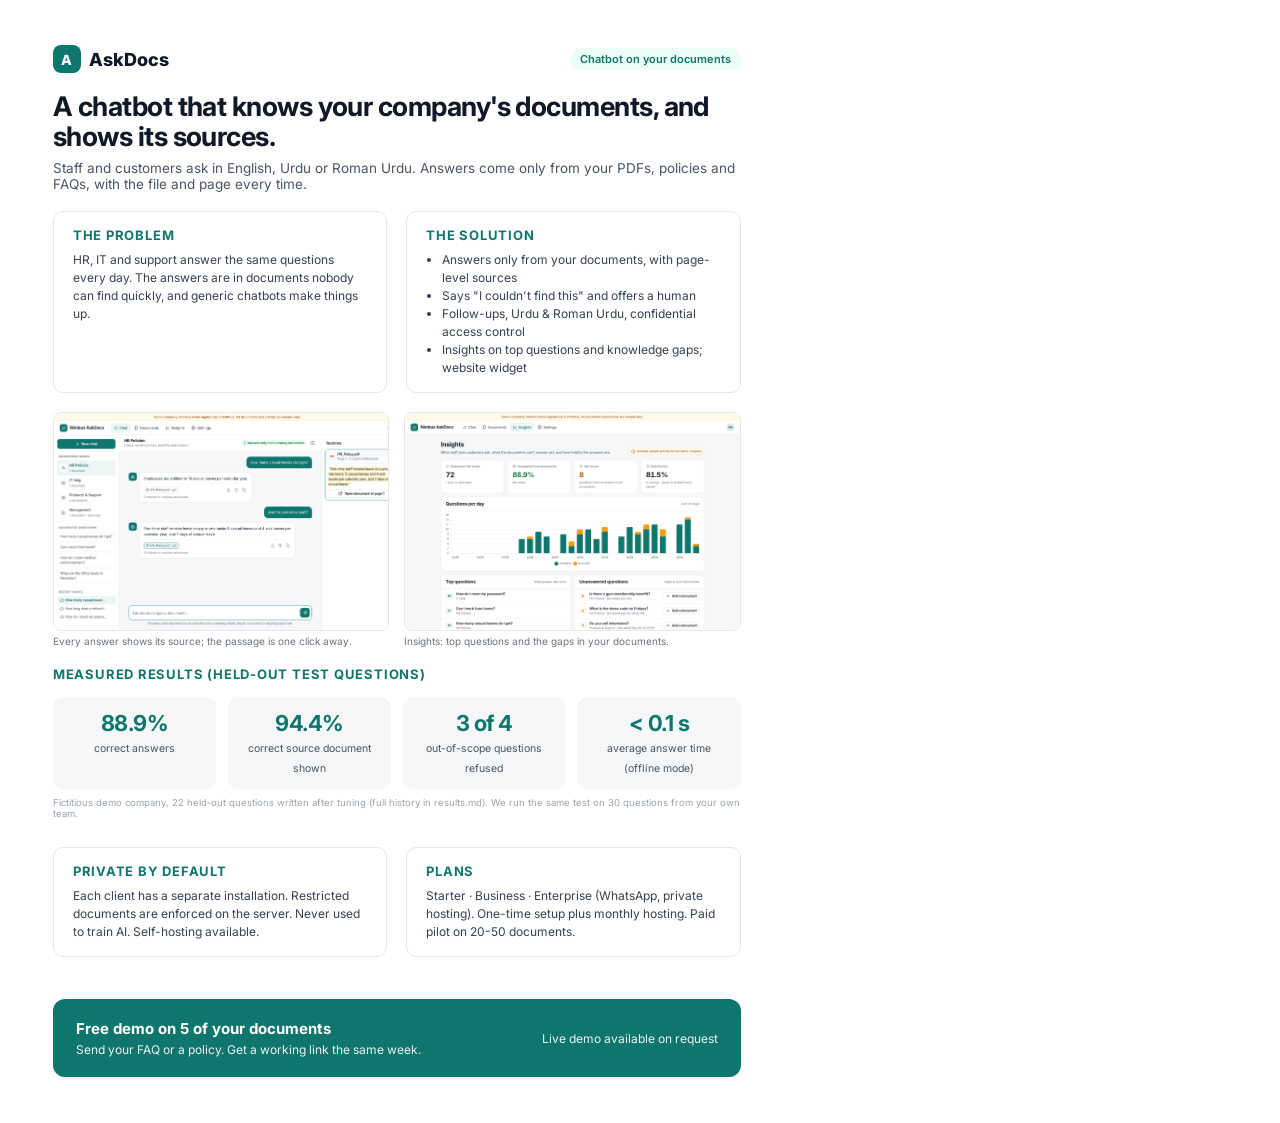
<file: docs/one-pager.html>
<!doctype html>
<html lang="en">
<head>
<meta charset="utf-8">
<title>AskDocs: one-pager</title>
<link href="https://fonts.googleapis.com/css2?family=Inter:wght@400;500;600;700;800&display=swap" rel="stylesheet">
<style>
  @page { size: A4; margin: 0; }
  * { box-sizing: border-box; }
  body { margin: 0; font-family: Inter, Arial, sans-serif; color: #111827; -webkit-print-color-adjust: exact; print-color-adjust: exact; }
  .page { width: 210mm; height: 297mm; padding: 12mm 14mm; display: flex; flex-direction: column; gap: 5mm; overflow: hidden; }
  .top { display: flex; justify-content: space-between; align-items: center; }
  .brand { display: flex; align-items: center; gap: 8px; font-weight: 800; font-size: 18px; }
  .mark { width: 28px; height: 28px; border-radius: 8px; background: #0f766e; color: #fff; display: grid; place-items: center; font-size: 14px; }
  .tag { font-size: 11px; color: #0f766e; background: #ecfdf5; padding: 4px 10px; border-radius: 99px; font-weight: 600; }
  h1 { font-size: 27px; line-height: 1.12; margin: 0; letter-spacing: -0.02em; }
  .lead { font-size: 13.5px; color: #4b5563; margin: 2mm 0 0; }
  .cols { display: grid; grid-template-columns: 1fr 1fr; gap: 5mm; }
  .box { border: 1px solid #e5e7eb; border-radius: 10px; padding: 4mm 5mm; }
  .box h2 { font-size: 13px; text-transform: uppercase; letter-spacing: .06em; color: #0f766e; margin: 0 0 2mm; }
  .box p, .box li { font-size: 12px; color: #374151; line-height: 1.5; margin: 0; }
  .box ul { margin: 0; padding-left: 16px; }
  .shots { display: grid; grid-template-columns: 1fr 1fr; gap: 4mm; }
  .shots img { width: 100%; height: 58mm; object-fit: cover; object-position: top left; border: 1px solid #e5e7eb; border-radius: 8px; display: block; }
  .cap { font-size: 10px; color: #6b7280; margin-top: 1mm; }
  .nums { display: grid; grid-template-columns: repeat(4, 1fr); gap: 3mm; }
  .num { background: #f6f7f9; border-radius: 10px; padding: 3.5mm; text-align: center; }
  .num b { display: block; font-size: 22px; color: #0f766e; letter-spacing: -0.02em; }
  .num span { font-size: 10.5px; color: #4b5563; }
  .foot { margin-top: auto; background: #0f766e; color: #fff; border-radius: 12px; padding: 5mm 6mm; display: flex; justify-content: space-between; align-items: center; }
  .foot b { font-size: 15px; } .foot span { font-size: 12px; opacity: .92; }
  .note { font-size: 9.5px; color: #9ca3af; }
</style>
</head>
<body>
<div class="page">
  <div class="top"><div class="brand"><span class="mark">A</span>AskDocs</div><span class="tag">Chatbot on your documents</span></div>
  <div>
    <h1>A chatbot that knows your company's documents, and shows its sources.</h1>
    <p class="lead">Staff and customers ask in English, Urdu or Roman Urdu. Answers come only from your PDFs, policies and FAQs, with the file and page every time.</p>
  </div>
  <div class="cols">
    <div class="box"><h2>The problem</h2><p>HR, IT and support answer the same questions every day. The answers are in documents nobody can find quickly, and generic chatbots make things up.</p></div>
    <div class="box"><h2>The solution</h2><ul><li>Answers only from your documents, with page-level sources</li><li>Says "I couldn't find this" and offers a human</li><li>Follow-ups, Urdu &amp; Roman Urdu, confidential access control</li><li>Insights on top questions and knowledge gaps; website widget</li></ul></div>
  </div>
  <div class="shots">
    <div><img src="screenshots/chat.png" alt=""><div class="cap">Every answer shows its source; the passage is one click away.</div></div>
    <div><img src="screenshots/insights.png" alt=""><div class="cap">Insights: top questions and the gaps in your documents.</div></div>
  </div>
  <div>
    <div class="box" style="border:0;padding:0 0 2mm"><h2>Measured results (held-out test questions)</h2></div>
    <div class="nums">
      <div class="num"><b>88.9%</b><span>correct answers</span></div>
      <div class="num"><b>94.4%</b><span>correct source document shown</span></div>
      <div class="num"><b>3 of 4</b><span>out-of-scope questions refused</span></div>
      <div class="num"><b>&lt; 0.1 s</b><span>average answer time (offline mode)</span></div>
    </div>
    <p class="note" style="margin-top:2mm">Fictitious demo company, 22 held-out questions written after tuning (full history in results.md). We run the same test on 30 questions from your own team.</p>
  </div>
  <div class="cols">
    <div class="box"><h2>Private by default</h2><p>Each client has a separate installation. Restricted documents are enforced on the server. Never used to train AI. Self-hosting available.</p></div>
    <div class="box"><h2>Plans</h2><p>Starter · Business · Enterprise (WhatsApp, private hosting). One-time setup plus monthly hosting. Paid pilot on 20-50 documents.</p></div>
  </div>
  <div class="foot"><div><b>Free demo on 5 of your documents</b><br><span>Send your FAQ or a policy. Get a working link the same week.</span></div><span id="contact">Live demo available on request</span></div>
</div>
</body>
</html>
</file>
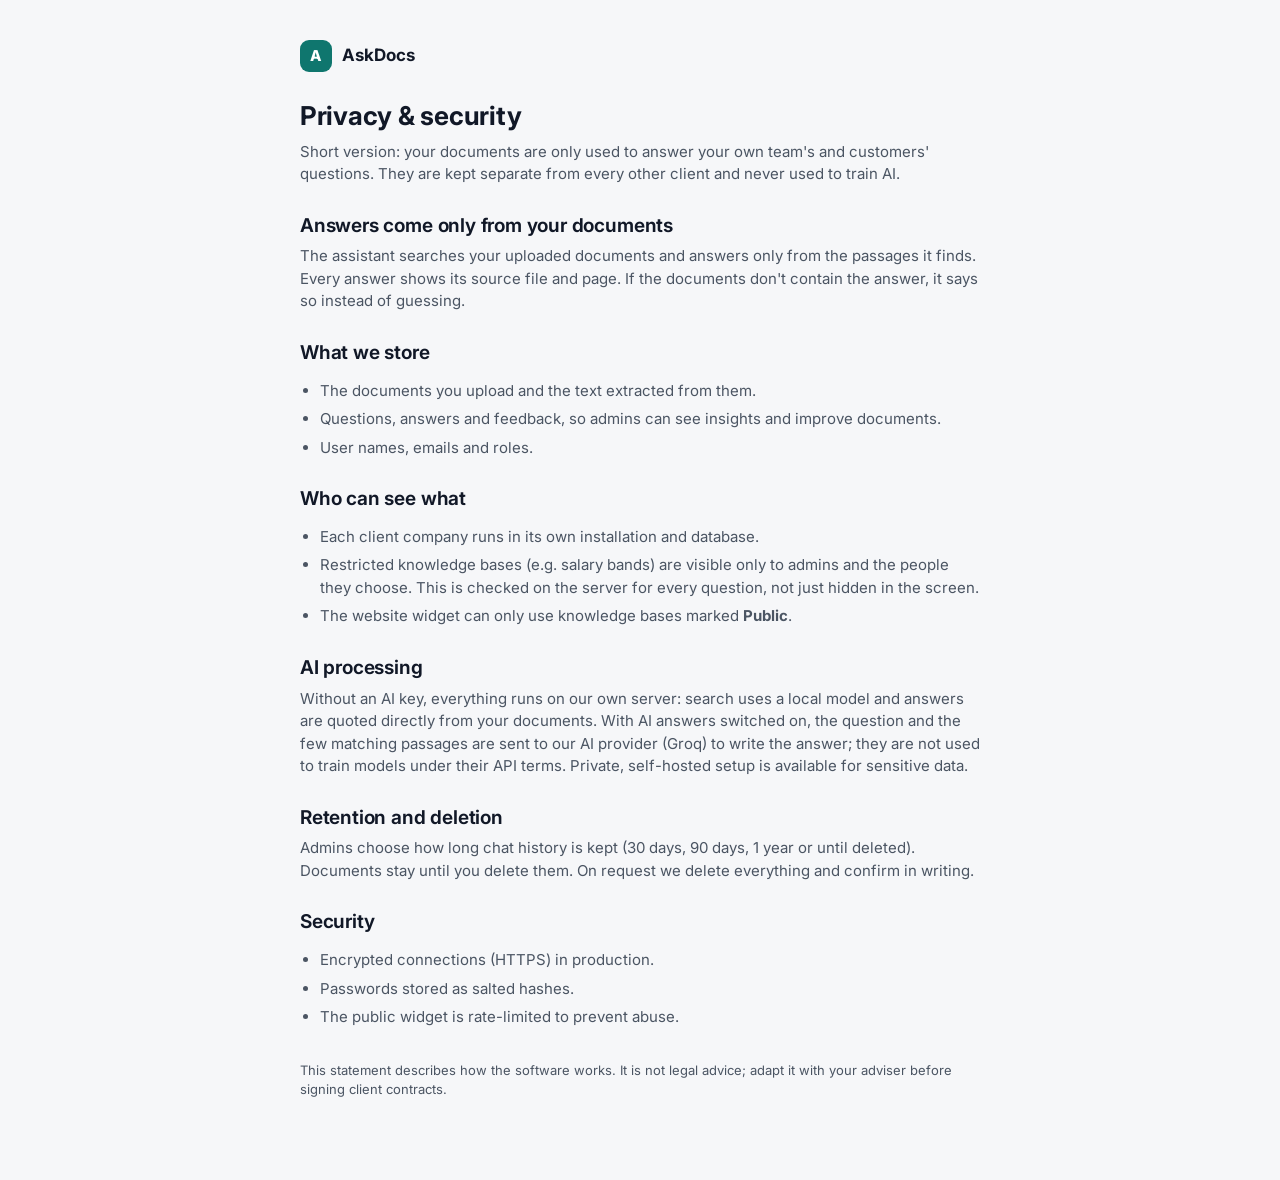
<file: static/privacy.html>
<!doctype html>
<html lang="en">
<head>
  <meta charset="utf-8">
  <meta name="viewport" content="width=device-width, initial-scale=1">
  <title>Privacy &amp; Security · AskDocs</title>
  <link rel="icon" href="/static/img/favicon.svg" type="image/svg+xml">
  <link href="https://fonts.googleapis.com/css2?family=Inter:wght@400;600;700&display=swap" rel="stylesheet">
  <link rel="stylesheet" href="/static/css/ui.css">
  <style>:root{--accent:#0f766e}.doc{max-width:720px;margin:0 auto;padding:40px 20px 80px}.doc h2{margin:28px 0 8px}.doc p,.doc li{color:var(--text-2)}.doc ul{padding-left:20px;display:grid;gap:6px}</style>
</head>
<body><div class="doc">
  <a class="brand" href="/"><span class="brand-mark">A</span><span>AskDocs</span></a>
  <h1 style="margin-top:28px">Privacy &amp; security</h1>
  <p style="margin-top:8px">Short version: your documents are only used to answer your own team's and customers' questions. They are kept separate from every other client and never used to train AI.</p>
  <h2>Answers come only from your documents</h2>
  <p>The assistant searches your uploaded documents and answers only from the passages it finds. Every answer shows its source file and page. If the documents don't contain the answer, it says so instead of guessing.</p>
  <h2>What we store</h2>
  <ul><li>The documents you upload and the text extracted from them.</li><li>Questions, answers and feedback, so admins can see insights and improve documents.</li><li>User names, emails and roles.</li></ul>
  <h2>Who can see what</h2>
  <ul><li>Each client company runs in its own installation and database.</li><li>Restricted knowledge bases (e.g. salary bands) are visible only to admins and the people they choose. This is checked on the server for every question, not just hidden in the screen.</li>
    <li>The website widget can only use knowledge bases marked <b>Public</b>.</li></ul>
  <h2>AI processing</h2>
  <p>Without an AI key, everything runs on our own server: search uses a local model and answers are quoted directly from your documents. With AI answers switched on, the question and the few matching passages are sent to our AI provider (Groq) to write the answer; they are not used to train models under their API terms. Private, self-hosted setup is available for sensitive data.</p>
  <h2>Retention and deletion</h2>
  <p>Admins choose how long chat history is kept (30 days, 90 days, 1 year or until deleted). Documents stay until you delete them. On request we delete everything and confirm in writing.</p>
  <h2>Security</h2>
  <ul><li>Encrypted connections (HTTPS) in production.</li><li>Passwords stored as salted hashes.</li><li>The public widget is rate-limited to prevent abuse.</li></ul>
  <p class="small muted" style="margin-top:32px">This statement describes how the software works. It is not legal advice; adapt it with your adviser before signing client contracts.</p>
</div></body>
</html>
</file>
<file: static/css/ui.css>
/* Shared UI kit: clean, calm, professional. One accent colour (set --accent), status colours only for meaning. */
:root {
  --accent: #1d4ed8;
  --accent-600: color-mix(in srgb, var(--accent) 88%, black);
  --accent-50: color-mix(in srgb, var(--accent) 7%, white);
  --accent-100: color-mix(in srgb, var(--accent) 14%, white);
  --bg: #f6f7f9;
  --surface: #ffffff;
  --surface-2: #f9fafb;
  --border: #e5e7eb;
  --border-strong: #d1d5db;
  --text: #111827;
  --text-2: #4b5563;
  --text-3: #6b7280;
  --ok: #15803d;
  --ok-bg: #ecfdf3;
  --warn: #b45309;
  --warn-bg: #fff7ed;
  --err: #b91c1c;
  --err-bg: #fef2f2;
  --info-bg: #eff6ff;
  --radius: 12px;
  --radius-sm: 8px;
  --shadow-sm: 0 1px 2px rgba(16, 24, 40, .06);
  --shadow: 0 1px 3px rgba(16, 24, 40, .08), 0 4px 16px rgba(16, 24, 40, .06);
  --shadow-lg: 0 12px 40px rgba(16, 24, 40, .16);
  --font: "Inter", system-ui, -apple-system, "Segoe UI", Roboto, "Noto Sans", Arial, sans-serif;
  --font-ur: "Noto Nastaliq Urdu", "Noto Naskh Arabic", var(--font);
  --topbar-h: 60px;
}
* { box-sizing: border-box; }
html, body { margin: 0; padding: 0; }
body {
  font-family: var(--font); font-size: 15px; line-height: 1.5; color: var(--text); background: var(--bg);
  -webkit-font-smoothing: antialiased; text-rendering: optimizeLegibility;
}
body.lang-ur .i18n { font-family: var(--font-ur); }
#app { overflow-x: clip; }
a { color: var(--accent); text-decoration: none; }
a:hover { text-decoration: underline; }
h1, h2, h3, h4 { margin: 0; line-height: 1.25; letter-spacing: -0.01em; }
h1 { font-size: 26px; font-weight: 700; }
h2 { font-size: 19px; font-weight: 650; }
h3 { font-size: 16px; font-weight: 600; }
p { margin: 0; }
button, input, select, textarea { font: inherit; color: inherit; }
img { max-width: 100%; }
svg[aria-hidden] { width: 18px; height: 18px; flex: none; vertical-align: middle; }
.stat .label svg { width: 15px; height: 15px; }
.muted { color: var(--text-3); }
.small { font-size: 13px; }
.tiny { font-size: 12px; }
.num { font-variant-numeric: tabular-nums; }
.right { text-align: right; }
.nowrap { white-space: nowrap; }
.hidden { display: none !important; }
.row { display: flex; align-items: center; gap: 12px; }
.row.wrap { flex-wrap: wrap; }
.row.between { justify-content: space-between; }
.stack { display: flex; flex-direction: column; gap: 12px; }
.grow { flex: 1; min-width: 0; }
.sr-only { position: absolute; width: 1px; height: 1px; overflow: hidden; clip: rect(0 0 0 0); }

/* ---------- layout ---------- */
.topbar {
  position: sticky; top: 0; z-index: 40; height: var(--topbar-h); background: var(--surface);
  border-bottom: 1px solid var(--border); display: flex; align-items: center; gap: 28px; padding: 0 24px;
}
.brand { display: flex; align-items: center; gap: 10px; font-weight: 700; font-size: 17px; color: var(--text); white-space: nowrap; }
.brand:hover { text-decoration: none; }
.brand-mark {
  width: 32px; height: 32px; border-radius: 9px; background: var(--accent); color: #fff; display: grid; place-items: center;
  font-weight: 800; font-size: 15px; flex: none;
}
.brand img { height: 32px; width: auto; max-width: 140px; object-fit: contain; }
.nav { display: flex; gap: 4px; flex: 1; }
.nav a {
  color: var(--text-2); padding: 8px 12px; border-radius: 8px; font-weight: 500; font-size: 14.5px; display: flex; align-items: center; gap: 7px;
}
.nav a:hover { background: var(--surface-2); color: var(--text); text-decoration: none; }
.nav a.active { color: var(--accent); background: var(--accent-50); }
.nav a svg { width: 17px; height: 17px; }
.profile { position: relative; }
.avatar {
  width: 34px; height: 34px; border-radius: 50%; background: var(--accent-100); color: var(--accent-600);
  display: grid; place-items: center; font-weight: 700; font-size: 13px; border: 0; cursor: pointer;
}
.menu {
  position: absolute; right: 0; top: 44px; background: var(--surface); border: 1px solid var(--border); border-radius: 10px;
  box-shadow: var(--shadow-lg); min-width: 220px; padding: 6px; z-index: 50;
}
.menu .menu-head { padding: 8px 10px 10px; border-bottom: 1px solid var(--border); margin-bottom: 6px; }
.menu button, .menu a {
  display: flex; width: 100%; gap: 8px; align-items: center; padding: 8px 10px; border: 0; background: none; border-radius: 6px;
  cursor: pointer; color: var(--text); font-size: 14px; text-align: left;
}
.menu button:hover, .menu a:hover { background: var(--surface-2); text-decoration: none; }
.page { max-width: 1180px; margin: 0 auto; padding: 28px 24px 64px; }
.page.wide { max-width: 1440px; }
.page-head { display: flex; align-items: flex-end; justify-content: space-between; gap: 16px; margin-bottom: 20px; flex-wrap: wrap; }
.page-head p { color: var(--text-2); margin-top: 6px; }
.demo-banner {
  height: 32px; line-height: 20px; overflow: hidden; white-space: nowrap; text-overflow: ellipsis;
  background: #fffbeb; border-bottom: 1px solid #fde68a; color: #92400e; font-size: 13px; text-align: center; padding: 6px 12px;
}

/* ---------- cards ---------- */
.card { background: var(--surface); border: 1px solid var(--border); border-radius: var(--radius); box-shadow: var(--shadow-sm); }
.card-pad { padding: 20px; }
.card-head { padding: 16px 20px; border-bottom: 1px solid var(--border); display: flex; align-items: center; justify-content: space-between; gap: 12px; }
.card-body { padding: 20px; }
.grid { display: grid; gap: 16px; }
.grid-2 { grid-template-columns: repeat(2, minmax(0, 1fr)); }
.grid-3 { grid-template-columns: repeat(3, minmax(0, 1fr)); }
.grid-4 { grid-template-columns: repeat(4, minmax(0, 1fr)); }
.stat { padding: 18px 20px; }
.stat .label { color: var(--text-3); font-size: 13px; font-weight: 500; display: flex; align-items: center; gap: 6px; }
.stat .value { font-size: 30px; font-weight: 700; letter-spacing: -0.02em; margin-top: 4px; font-variant-numeric: tabular-nums; }
.stat .sub { color: var(--text-3); font-size: 12.5px; margin-top: 2px; }
.stat.attention .value { color: var(--warn); }
.stat.good .value { color: var(--ok); }

/* ---------- buttons ---------- */
.btn {
  display: inline-flex; align-items: center; justify-content: center; gap: 8px; height: 40px; padding: 0 16px; border-radius: 9px;
  border: 1px solid var(--border-strong); background: var(--surface); color: var(--text); font-weight: 600; font-size: 14.5px;
  cursor: pointer; white-space: nowrap; transition: background .12s, border-color .12s, box-shadow .12s; text-decoration: none !important;
}
.btn:hover { background: var(--surface-2); }
.btn:focus-visible, .chip:focus-visible, input:focus-visible, select:focus-visible, textarea:focus-visible {
  outline: 3px solid var(--accent-100); outline-offset: 1px;
}
.btn svg { width: 17px; height: 17px; flex: none; }
.btn-primary { background: var(--accent); border-color: var(--accent); color: #fff; box-shadow: 0 1px 2px rgba(0,0,0,.08); }
.btn-primary:hover { background: var(--accent-600); border-color: var(--accent-600); }
.btn-ghost { border-color: transparent; background: transparent; color: var(--text-2); }
.btn-ghost:hover { background: var(--surface-2); color: var(--text); }
.btn-danger { color: var(--err); }
.btn-danger:hover { background: var(--err-bg); border-color: #fecaca; }
.btn-sm { height: 32px; padding: 0 11px; font-size: 13.5px; border-radius: 7px; }
.btn-lg { height: 48px; padding: 0 22px; font-size: 15.5px; border-radius: 11px; }
.btn-block { width: 100%; }
.btn[disabled] { opacity: .55; cursor: not-allowed; }
.icon-btn { width: 36px; padding: 0; }
.icon-btn.btn-sm { width: 32px; }
kbd {
  font-family: ui-monospace, monospace; font-size: 11px; border: 1px solid var(--border-strong); border-bottom-width: 2px;
  border-radius: 4px; padding: 0 5px; background: var(--surface); color: var(--text-2);
}
.btn-primary kbd { background: rgba(255,255,255,.15); border-color: rgba(255,255,255,.35); color: #fff; }

/* ---------- forms ---------- */
label.field { display: flex; flex-direction: column; gap: 6px; font-size: 13.5px; font-weight: 550; color: var(--text-2); }
.input, select.input, textarea.input {
  height: 40px; padding: 0 12px; border: 1px solid var(--border-strong); border-radius: 9px; background: var(--surface);
  font-size: 14.5px; color: var(--text); width: 100%; transition: border-color .12s, box-shadow .12s;
}
textarea.input { height: auto; padding: 10px 12px; min-height: 90px; resize: vertical; }
.input:focus { border-color: var(--accent); box-shadow: 0 0 0 3px var(--accent-100); outline: none; }
.input::placeholder { color: #9ca3af; }
.input-icon { position: relative; }
.input-icon svg { position: absolute; left: 11px; top: 50%; transform: translateY(-50%); width: 17px; height: 17px; color: var(--text-3); }
.input-icon .input { padding-left: 36px; }
.chips { display: flex; flex-wrap: wrap; gap: 8px; }
.chip {
  border: 1px solid var(--border-strong); background: var(--surface); padding: 7px 14px; border-radius: 999px; cursor: pointer;
  font-size: 14px; font-weight: 500; color: var(--text-2); display: inline-flex; align-items: center; gap: 6px;
}
.chip:hover { border-color: var(--accent); color: var(--text); }
.chip.active { background: var(--accent-50); border-color: var(--accent); color: var(--accent-600); font-weight: 600; }
.switch { position: relative; width: 40px; height: 23px; flex: none; }
.switch input { opacity: 0; width: 0; height: 0; }
.switch span { position: absolute; inset: 0; background: #d1d5db; border-radius: 999px; transition: .15s; cursor: pointer; }
.switch span::before { content: ""; position: absolute; width: 17px; height: 17px; left: 3px; top: 3px; background: #fff; border-radius: 50%; transition: .15s; box-shadow: 0 1px 2px rgba(0,0,0,.2); }
.switch input:checked + span { background: var(--accent); }
.switch input:checked + span::before { transform: translateX(17px); }
.radio-card {
  display: flex; gap: 12px; padding: 14px 16px; border: 1px solid var(--border-strong); border-radius: 10px; cursor: pointer; align-items: flex-start;
}
.radio-card:has(input:checked) { border-color: var(--accent); background: var(--accent-50); }
.radio-card input { margin-top: 3px; accent-color: var(--accent); }

/* ---------- badges ---------- */
.badge {
  display: inline-flex; align-items: center; gap: 5px; padding: 2px 9px; border-radius: 999px; font-size: 12.5px; font-weight: 600;
  background: #f3f4f6; color: var(--text-2); white-space: nowrap;
}
.badge::before { content: ""; width: 6px; height: 6px; border-radius: 50%; background: currentColor; opacity: .85; }
.badge.plain::before { display: none; }
.badge.ok { background: var(--ok-bg); color: var(--ok); }
.badge.warn { background: var(--warn-bg); color: var(--warn); }
.badge.err { background: var(--err-bg); color: var(--err); }
.badge.info { background: var(--accent-50); color: var(--accent-600); }
.badge.neutral { background: #f3f4f6; color: var(--text-3); }
.badge.pulse::before { animation: pulse 1.1s infinite; }
@keyframes pulse { 50% { opacity: .25; } }

/* ---------- tables ---------- */
.table-wrap { overflow-x: auto; }
table.table { width: 100%; border-collapse: collapse; font-size: 14px; }
.table th {
  text-align: left; font-weight: 600; color: var(--text-3); font-size: 12.5px; text-transform: uppercase; letter-spacing: .04em;
  padding: 10px 14px; border-bottom: 1px solid var(--border); background: var(--surface-2); position: sticky; top: 0; white-space: nowrap;
}
.table td { padding: 12px 14px; border-bottom: 1px solid var(--border); vertical-align: middle; }
.table tbody tr:last-child td { border-bottom: 0; }
.table tr.clickable { cursor: pointer; }
.table tr.clickable:hover td { background: var(--surface-2); }
.table.zebra tbody tr:nth-child(even) td { background: #fbfbfc; }

/* ---------- alerts / tips ---------- */
.alert { display: flex; gap: 10px; align-items: flex-start; padding: 11px 14px; border-radius: 10px; font-size: 14px; border: 1px solid; }
.alert svg { width: 18px; height: 18px; flex: none; margin-top: 1px; }
.alert.warn { background: var(--warn-bg); border-color: #fed7aa; color: #9a3412; }
.alert.err { background: var(--err-bg); border-color: #fecaca; color: #991b1b; }
.alert.ok { background: var(--ok-bg); border-color: #bbf7d0; color: #166534; }
.alert.info { background: var(--accent-50); border-color: var(--accent-100); color: var(--accent-600); }
.tip { display: flex; gap: 8px; align-items: center; color: var(--text-3); font-size: 13px; }
.tip svg { width: 15px; height: 15px; color: var(--accent); flex: none; }

/* ---------- progress / skeleton ---------- */
.progress { height: 10px; background: #eef0f3; border-radius: 999px; overflow: hidden; }
.progress > div { height: 100%; background: var(--accent); border-radius: 999px; transition: width .4s ease; }
.progress.ok > div { background: var(--ok); }
.skeleton { background: linear-gradient(90deg, #eef0f3 25%, #f6f7f9 37%, #eef0f3 63%); background-size: 400% 100%; animation: shimmer 1.3s infinite; border-radius: 8px; }
@keyframes shimmer { 0% { background-position: 100% 50%; } 100% { background-position: 0 50%; } }
.spinner { width: 18px; height: 18px; border: 2.5px solid var(--accent-100); border-top-color: var(--accent); border-radius: 50%; animation: spin .8s linear infinite; flex: none; }
@keyframes spin { to { transform: rotate(360deg); } }

/* ---------- empty state ---------- */
.empty { text-align: center; padding: 48px 20px; color: var(--text-2); }
.empty .empty-icon { width: 52px; height: 52px; border-radius: 14px; background: var(--accent-50); color: var(--accent); display: grid; place-items: center; margin: 0 auto 14px; }
.empty .empty-icon svg { width: 26px; height: 26px; }
.empty h3 { color: var(--text); margin-bottom: 6px; }
.empty p { max-width: 420px; margin: 0 auto 16px; }

/* ---------- toast / modal ---------- */
.toasts { position: fixed; bottom: 20px; right: 20px; z-index: 100; display: flex; flex-direction: column; gap: 10px; }
.toast {
  background: #111827; color: #fff; padding: 12px 16px; border-radius: 10px; box-shadow: var(--shadow-lg); font-size: 14px;
  display: flex; gap: 10px; align-items: center; max-width: 380px; animation: toastIn .2s ease;
}
.toast svg { width: 18px; height: 18px; flex: none; }
.toast.ok svg { color: #4ade80; } .toast.err svg { color: #f87171; } .toast.warn svg { color: #fbbf24; }
@keyframes toastIn { from { transform: translateY(10px); opacity: 0; } }
.modal-bg { position: fixed; inset: 0; background: rgba(17, 24, 39, .45); z-index: 90; display: grid; place-items: center; padding: 16px; animation: fade .15s; }
.modal { background: var(--surface); border-radius: 14px; box-shadow: var(--shadow-lg); width: 100%; max-width: 460px; max-height: 90vh; overflow: auto; }
.modal-head { padding: 18px 20px 0; }
.modal-body { padding: 14px 20px; }
.modal-foot { padding: 12px 20px 18px; display: flex; justify-content: flex-end; gap: 10px; }
@keyframes fade { from { opacity: 0; } }

/* ---------- tabs ---------- */
.tabs { display: flex; gap: 4px; border-bottom: 1px solid var(--border); margin-bottom: 20px; overflow-x: auto; }
.tabs button {
  border: 0; background: none; padding: 10px 14px; font-weight: 550; color: var(--text-3); cursor: pointer; border-bottom: 2px solid transparent;
  margin-bottom: -1px; white-space: nowrap; font-size: 14.5px;
}
.tabs button.active { color: var(--accent); border-bottom-color: var(--accent); }
.seg { display: inline-flex; background: #eef0f3; border-radius: 9px; padding: 3px; gap: 2px; }
.seg button { border: 0; background: none; padding: 6px 12px; border-radius: 7px; font-size: 13.5px; font-weight: 550; color: var(--text-2); cursor: pointer; }
.seg button.active { background: var(--surface); color: var(--text); box-shadow: var(--shadow-sm); }

/* ---------- auth ---------- */
.auth-wrap { min-height: 100vh; display: grid; place-items: center; padding: 24px 16px; background: var(--bg); }
.auth-card { width: 100%; max-width: 410px; padding: 32px 28px; }
.auth-card .brand { justify-content: center; font-size: 20px; margin-bottom: 22px; }
.auth-card h1 { font-size: 22px; text-align: center; }
.auth-card .lead { text-align: center; color: var(--text-2); margin: 6px 0 22px; }
.divider { display: flex; align-items: center; gap: 12px; color: var(--text-3); font-size: 13px; margin: 18px 0; }
.divider::before, .divider::after { content: ""; flex: 1; height: 1px; background: var(--border); }
.privacy-line { display: flex; gap: 7px; align-items: center; justify-content: center; color: var(--text-3); font-size: 13px; margin-top: 18px; text-align: center; }
.privacy-line svg { width: 15px; height: 15px; color: var(--ok); flex: none; }

/* ---------- mobile ---------- */
.bottom-nav { display: none; }
@media (max-width: 900px) {
  .grid-4 { grid-template-columns: repeat(2, minmax(0, 1fr)); }
  .grid-3 { grid-template-columns: 1fr; }
}
@media (max-width: 760px) {
  body { font-size: 15px; }
  .topbar { padding: 0 16px; gap: 12px; }
  .topbar .nav { display: none; }
  .topbar .spacer { flex: 1; }
  .page { padding: 18px 16px 96px; }
  h1 { font-size: 22px; }
  .grid-2 { grid-template-columns: 1fr; }
  .stat .value { font-size: 24px; }
  .bottom-nav {
    display: flex; position: fixed; bottom: 0; left: 0; right: 0; z-index: 40; background: var(--surface);
    border-top: 1px solid var(--border); padding: 6px 4px calc(6px + env(safe-area-inset-bottom));
  }
  .bottom-nav a { flex: 1; display: flex; flex-direction: column; align-items: center; gap: 2px; font-size: 11px; color: var(--text-3); padding: 4px 0; }
  .bottom-nav a svg { width: 21px; height: 21px; }
  .bottom-nav a.active { color: var(--accent); }
  .bottom-nav a:hover { text-decoration: none; }
  .toasts { left: 16px; right: 16px; bottom: 80px; }
  .hide-sm { display: none !important; }
  .table td, .table th { padding: 10px; }
}
</file>
